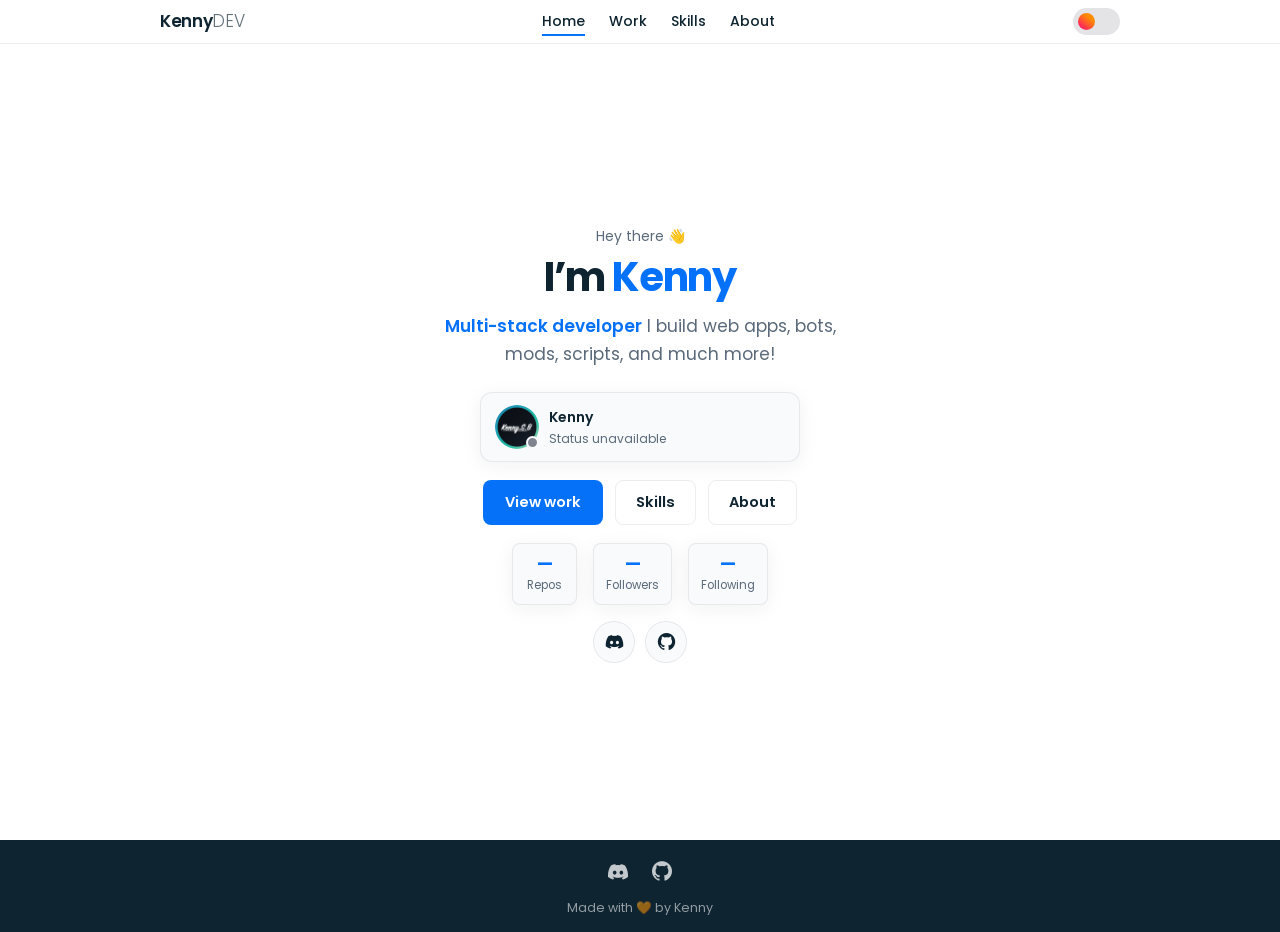
<file: index.html>
<!DOCTYPE html>
<html lang="en">
<head>
  <meta charset="UTF-8" />
  <meta name="viewport" content="width=device-width, initial-scale=1.0" />
  <title>Kenny | DEV</title>
  <meta property="og:title" content="Hey! I'm Kenny 👋" />
  <meta property="og:site_name" content="KennyDEV" />
  <meta property="og:url" content="https://kenny.is-a.dev" />
  <meta property="og:description" content="Frontend developer & more. Building clean, functional interfaces." />
  <meta property="og:image" content="https://kenny.is-a.dev/assets/images/kenny-profile.png" />
  <meta name="theme-color" content="#0571f8" />
  <link rel="shortcut icon" href="assets/images/favicon.ico" type="image/x-icon">
  <link rel="preconnect" href="https://fonts.googleapis.com" />
  <link rel="preconnect" href="https://fonts.gstatic.com" crossorigin />
  <link href="https://fonts.googleapis.com/css2?family=Poppins:wght@300;400;500;600;700&display=swap" rel="stylesheet" />
  <link rel="stylesheet" href="assets/css/styles.css" />
  <link rel="stylesheet" href="https://unpkg.com/boxicons@2.1.4/css/boxicons.min.css" />
  <script defer src="main.js"></script>
</head>
<body>
  <header class="header">
    <nav class="nav bd-grid">
      <a href="index.html" class="header__logo" aria-label="Home">
        Kenny<span class="header__logo--light">DEV</span>
      </a>
      <div class="nav__menu" id="nav-menu">
        <ul class="nav__list">
          <li class="nav__item"><a href="index.html" class="nav__link">Home</a></li>
          <li class="nav__item"><a href="work.html" class="nav__link">Work</a></li>
          <li class="nav__item"><a href="skills.html" class="nav__link">Skills</a></li>
          <li class="nav__item"><a href="about.html" class="nav__link">About</a></li>
        </ul>
      </div>
      <div class="nav__actions">
        <label class="theme-switcher" title="Toggle theme">
          <input type="checkbox" id="theme-toggle" aria-label="Toggle dark mode">
          <span class="slider"></span>
        </label>
        <button class="menu-btn" aria-label="Navigation menu" aria-expanded="false">
          <span class="menu-btn__icon"></span>
        </button>
      </div>
    </nav>
  </header>

  <main>
    <section class="hero hero--centered bd-grid" id="home">
      <div class="hero-content">
        <p class="hero-eyebrow">Hey there <span class="wave">👋</span></p>
        <h1 class="hero-title">
          I’m <span class="text-primary">Kenny</span>
        </h1>
        <p class="hero-subtitle">
          <span class="text-primary text-primary--bold">Multi-stack developer</span>
          I build web apps, bots, mods, scripts, and much more!
        </p>

        <!-- Live Discord status -->
        <div id="status-badge" class="status-badge" aria-live="polite">
          <div class="status-card">
            <div class="status-header">
              <div class="status-avatar-wrap">
                <div class="status-avatar" style="background:var(--border)"></div>
                <span class="status-dot" style="background:#80848e"></span>
              </div>
              <div class="status-info">
                <span class="status-name">Loading…</span>
                <span class="status-presence">Fetching status</span>
              </div>
            </div>
          </div>
        </div>

        <div class="hero-cta">
          <a href="work.html" class="primary-button">View work</a>
          <a href="skills.html" class="secondary-button">Skills</a>
          <a href="about.html" class="secondary-button">About</a>
        </div>

        <!-- GitHub stats -->
        <div id="github-stats" class="github-stats" aria-live="polite">
          <div class="gh-stat"><span class="gh-num">—</span><span class="gh-label">Repos</span></div>
          <div class="gh-stat"><span class="gh-num">—</span><span class="gh-label">Followers</span></div>
          <div class="gh-stat"><span class="gh-num">—</span><span class="gh-label">Following</span></div>
        </div>

        <div class="hero-social">
          <a href="https://discord.com/users/681811851428102145" target="_blank" rel="noopener noreferrer" aria-label="Discord">
            <i class="bx bxl-discord-alt"></i>
          </a>
          <a href="https://github.com/KennySB-dev" target="_blank" rel="noopener noreferrer" aria-label="GitHub">
            <i class="bx bxl-github"></i>
          </a>
        </div>
      </div>
    </section>
  </main>

  <footer class="footer footer--compact">
    <div class="footer-content bd-grid">
      <div class="footer-socials">
        <a href="https://discord.com/users/681811851428102145" target="_blank" rel="noopener noreferrer" aria-label="Discord" class="social-btn social-btn--discord">
          <i class="bx bxl-discord-alt"></i>
        </a>
        <a href="https://github.com/KennySB-dev" target="_blank" rel="noopener noreferrer" aria-label="GitHub" class="social-btn social-btn--github">
          <i class="bx bxl-github"></i>
        </a>
      </div>
      <p class="footer-description">Made with 🧡 by Kenny</p>
    </div>
  </footer>
</body>
</html>
</file>
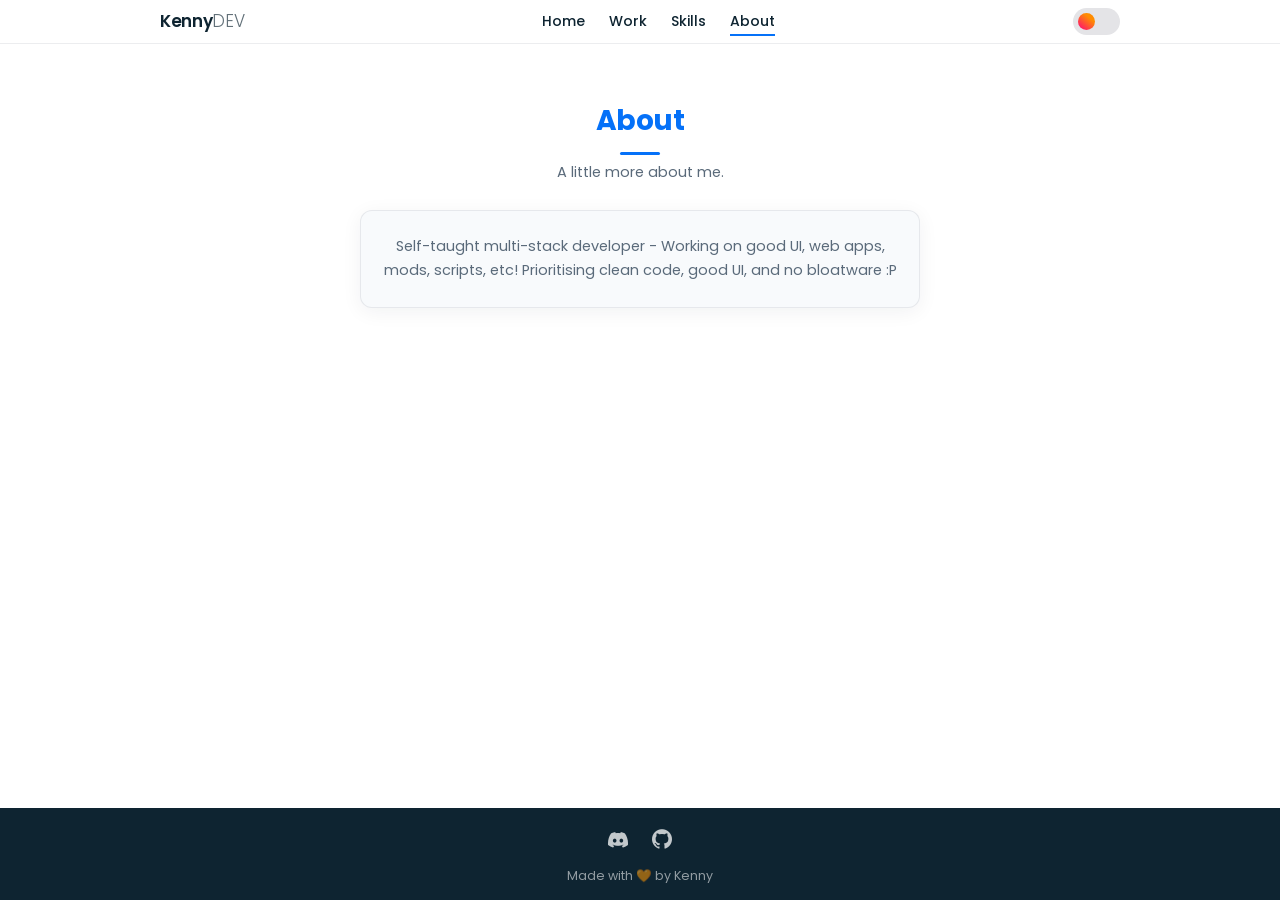
<file: about.html>
<!DOCTYPE html>
<html lang="en">
<head>
  <meta charset="UTF-8" />
  <meta name="viewport" content="width=device-width, initial-scale=1.0" />
  <title>About · KennyDEV</title>
  <meta name="description" content="About Kenny Bugeja" />
  <meta name="theme-color" content="#0571f8" />
  <link rel="shortcut icon" href="assets/images/favicon.ico" type="image/x-icon">
  <link rel="preconnect" href="https://fonts.googleapis.com" />
  <link rel="preconnect" href="https://fonts.gstatic.com" crossorigin />
  <link href="https://fonts.googleapis.com/css2?family=Poppins:wght@300;400;500;600;700&display=swap" rel="stylesheet" />
  <link rel="stylesheet" href="assets/css/styles.css" />
  <link rel="stylesheet" href="https://unpkg.com/boxicons@2.1.4/css/boxicons.min.css" />
  <script defer src="main.js"></script>
</head>
<body>
  <header class="header">
    <nav class="nav bd-grid">
      <a href="index.html" class="header__logo" aria-label="Home">
        Kenny<span class="header__logo--light">DEV</span>
      </a>
      <div class="nav__menu" id="nav-menu">
        <ul class="nav__list">
          <li class="nav__item"><a href="index.html" class="nav__link">Home</a></li>
          <li class="nav__item"><a href="work.html" class="nav__link">Work</a></li>
          <li class="nav__item"><a href="skills.html" class="nav__link">Skills</a></li>
          <li class="nav__item"><a href="about.html" class="nav__link">About</a></li>
        </ul>
      </div>
      <div class="nav__actions">
        <label class="theme-switcher" title="Toggle theme">
          <input type="checkbox" id="theme-toggle" aria-label="Toggle dark mode">
          <span class="slider"></span>
        </label>
        <button class="menu-btn" aria-label="Navigation menu" aria-expanded="false">
          <span class="menu-btn__icon"></span>
        </button>
      </div>
    </nav>
  </header>

  <main>
    <div class="page-hero bd-grid">
      <h1 class="section-title">About</h1>
      <p class="section-lead">A little more about me.</p>
    </div>

    <section class="section" style="padding-top: 1rem;">
      <div class="about__container bd-grid">
        <div class="about-card">
          <p class="about__text">
            Self-taught multi-stack developer - Working on good UI, web apps, mods, scripts, etc!
            Prioritising clean code, good UI, and no bloatware :P
          </p>
        </div>
      </div>
    </section>
  </main>

  <footer class="footer footer--compact">
    <div class="footer-content bd-grid">
      <div class="footer-socials">
        <a href="https://discord.com/users/681811851428102145" target="_blank" rel="noopener noreferrer" aria-label="Discord" class="social-btn social-btn--discord">
          <i class="bx bxl-discord-alt"></i>
        </a>
        <a href="https://github.com/KennySB-dev" target="_blank" rel="noopener noreferrer" aria-label="GitHub" class="social-btn social-btn--github">
          <i class="bx bxl-github"></i>
        </a>
      </div>
      <p class="footer-description">Made with 🧡 by Kenny</p>
    </div>
  </footer>
</body>
</html>
</file>
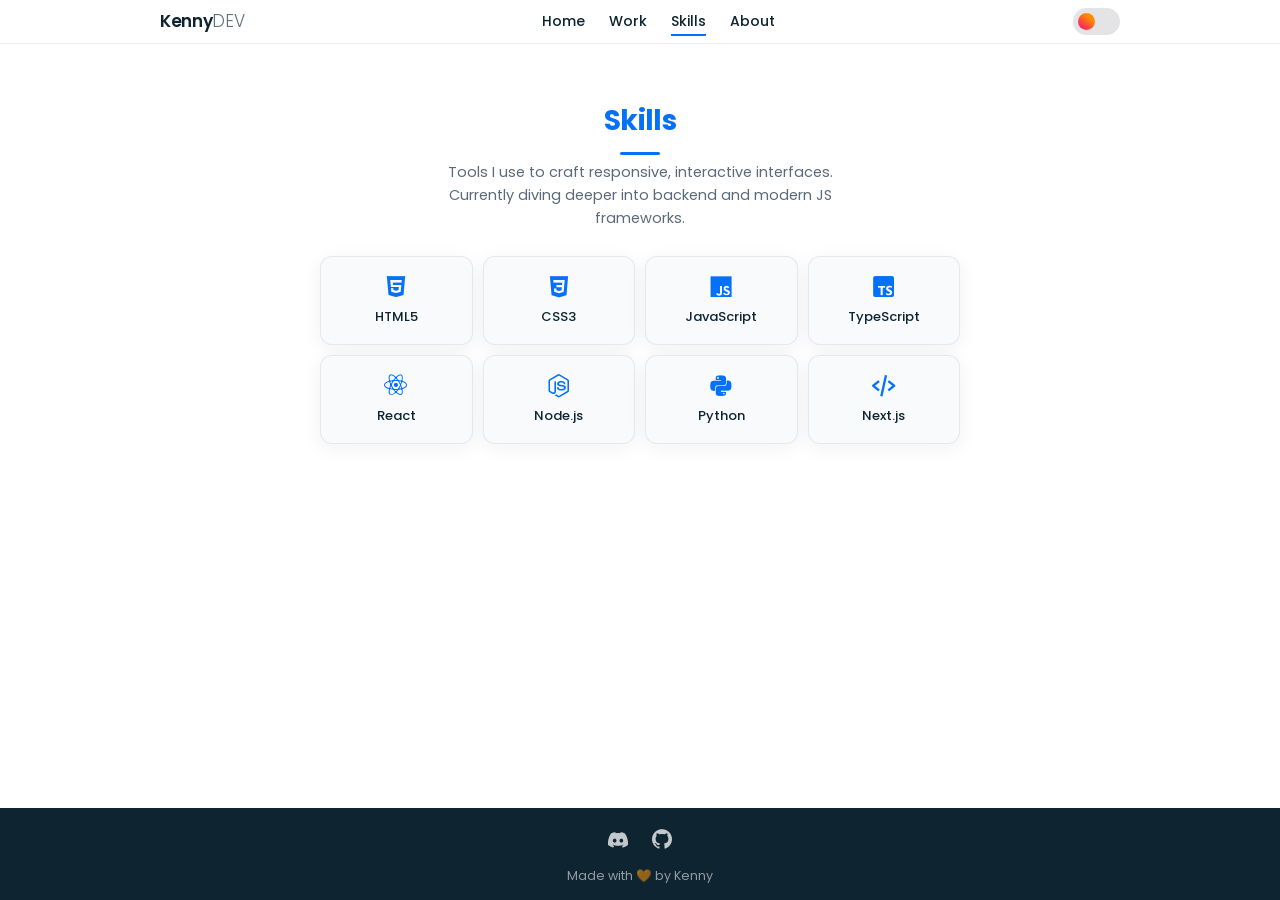
<file: skills.html>
<!DOCTYPE html>
<html lang="en">
<head>
  <meta charset="UTF-8" />
  <meta name="viewport" content="width=device-width, initial-scale=1.0" />
  <title>Skills · KennyDEV</title>
  <meta name="description" content="Skills & tools used by Kenny Bugeja" />
  <meta name="theme-color" content="#0571f8" />
  <link rel="shortcut icon" href="assets/images/favicon.ico" type="image/x-icon">
  <link rel="preconnect" href="https://fonts.googleapis.com" />
  <link rel="preconnect" href="https://fonts.gstatic.com" crossorigin />
  <link href="https://fonts.googleapis.com/css2?family=Poppins:wght@300;400;500;600;700&display=swap" rel="stylesheet" />
  <link rel="stylesheet" href="assets/css/styles.css" />
  <link rel="stylesheet" href="https://unpkg.com/boxicons@2.1.4/css/boxicons.min.css" />
  <script defer src="main.js"></script>
</head>
<body>
  <header class="header">
    <nav class="nav bd-grid">
      <a href="index.html" class="header__logo" aria-label="Home">
        Kenny<span class="header__logo--light">DEV</span>
      </a>
      <div class="nav__menu" id="nav-menu">
        <ul class="nav__list">
          <li class="nav__item"><a href="index.html" class="nav__link">Home</a></li>
          <li class="nav__item"><a href="work.html" class="nav__link">Work</a></li>
          <li class="nav__item"><a href="skills.html" class="nav__link">Skills</a></li>
          <li class="nav__item"><a href="about.html" class="nav__link">About</a></li>
        </ul>
      </div>
      <div class="nav__actions">
        <label class="theme-switcher" title="Toggle theme">
          <input type="checkbox" id="theme-toggle" aria-label="Toggle dark mode">
          <span class="slider"></span>
        </label>
        <button class="menu-btn" aria-label="Navigation menu" aria-expanded="false">
          <span class="menu-btn__icon"></span>
        </button>
      </div>
    </nav>
  </header>

  <main>
    <div class="page-hero bd-grid">
      <h1 class="section-title">Skills</h1>
      <p class="section-lead">
        Tools I use to craft responsive, interactive interfaces. Currently diving deeper into backend and modern JS frameworks.
      </p>
    </div>

    <section class="section" style="padding-top: 1rem;">
      <div class="skills-grid bd-grid">
        <div class="skill-chip">
          <i class="bx bxl-html5"></i>
          <span>HTML5</span>
        </div>
        <div class="skill-chip">
          <i class="bx bxl-css3"></i>
          <span>CSS3</span>
        </div>
        <div class="skill-chip">
          <i class="bx bxl-javascript"></i>
          <span>JavaScript</span>
        </div>
        <div class="skill-chip">
          <i class="bx bxl-typescript"></i>
          <span>TypeScript</span>
        </div>
        <div class="skill-chip">
          <i class="bx bxl-react"></i>
          <span>React</span>
        </div>
        <div class="skill-chip">
          <i class="bx bxl-nodejs"></i>
          <span>Node.js</span>
        </div>
        <div class="skill-chip">
          <i class="bx bxl-python"></i>
          <span>Python</span>
        </div>
        <div class="skill-chip">
          <i class="bx bx-code-alt"></i>
          <span>Next.js</span>
        </div>
      </div>
    </section>
  </main>

  <footer class="footer footer--compact">
    <div class="footer-content bd-grid">
      <div class="footer-socials">
        <a href="https://discord.com/users/681811851428102145" target="_blank" rel="noopener noreferrer" aria-label="Discord" class="social-btn social-btn--discord">
          <i class="bx bxl-discord-alt"></i>
        </a>
        <a href="https://github.com/KennySB-dev" target="_blank" rel="noopener noreferrer" aria-label="GitHub" class="social-btn social-btn--github">
          <i class="bx bxl-github"></i>
        </a>
      </div>
      <p class="footer-description">Made with 🧡 by Kenny</p>
    </div>
  </footer>
</body>
</html>
</file>
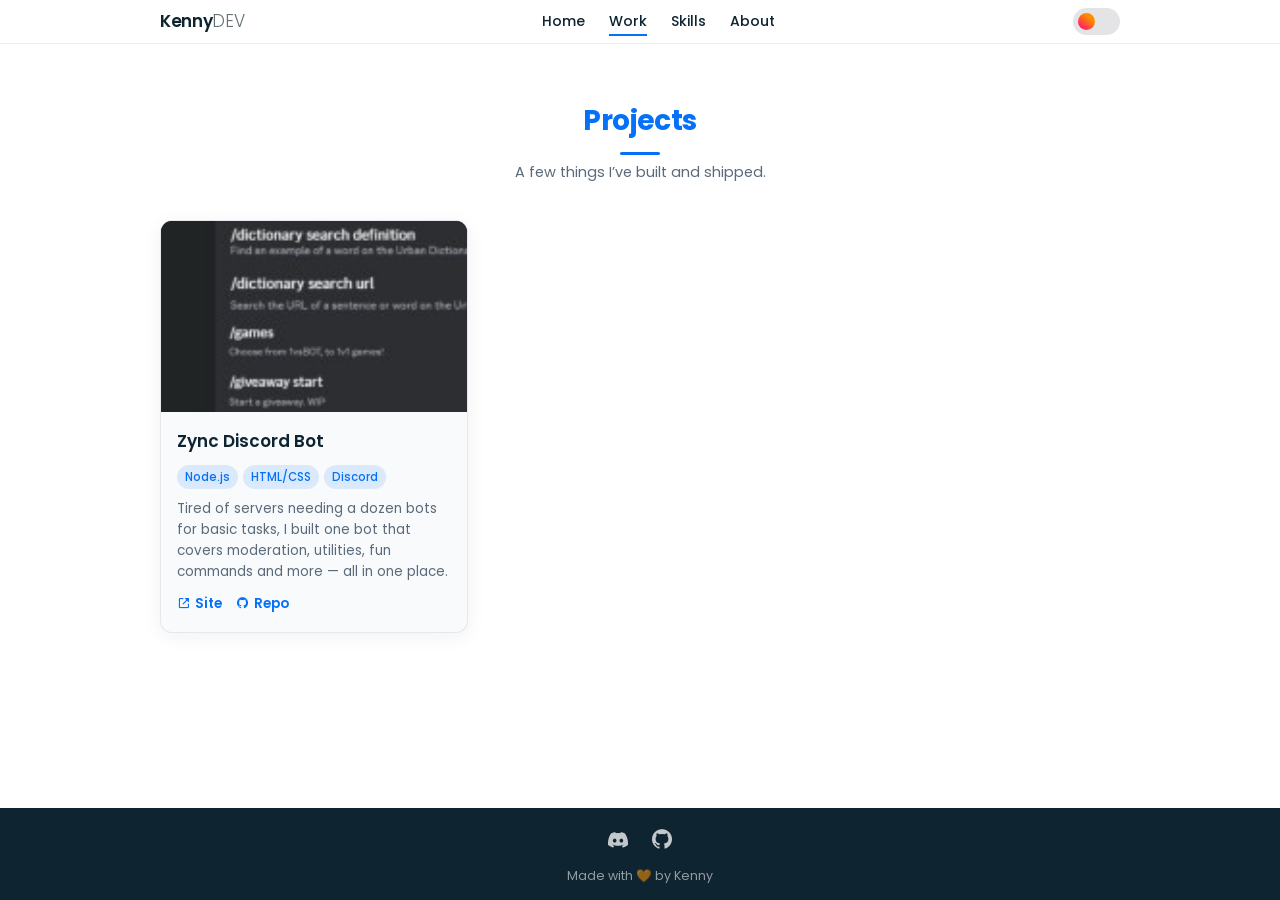
<file: work.html>
<!DOCTYPE html>
<html lang="en">
<head>
  <meta charset="UTF-8" />
  <meta name="viewport" content="width=device-width, initial-scale=1.0" />
  <title>Work · KennyDEV</title>
  <meta name="description" content="Projects by Kenny Bugeja" />
  <meta name="theme-color" content="#0571f8" />
  <link rel="shortcut icon" href="assets/images/favicon.ico" type="image/x-icon">
  <link rel="preconnect" href="https://fonts.googleapis.com" />
  <link rel="preconnect" href="https://fonts.gstatic.com" crossorigin />
  <link href="https://fonts.googleapis.com/css2?family=Poppins:wght@300;400;500;600;700&display=swap" rel="stylesheet" />
  <link rel="stylesheet" href="assets/css/styles.css" />
  <link rel="stylesheet" href="https://unpkg.com/boxicons@2.1.4/css/boxicons.min.css" />
  <script defer src="main.js"></script>
</head>
<body>
  <header class="header">
    <nav class="nav bd-grid">
      <a href="index.html" class="header__logo" aria-label="Home">
        Kenny<span class="header__logo--light">DEV</span>
      </a>
      <div class="nav__menu" id="nav-menu">
        <ul class="nav__list">
          <li class="nav__item"><a href="index.html" class="nav__link">Home</a></li>
          <li class="nav__item"><a href="work.html" class="nav__link">Work</a></li>
          <li class="nav__item"><a href="skills.html" class="nav__link">Skills</a></li>
          <li class="nav__item"><a href="about.html" class="nav__link">About</a></li>
        </ul>
      </div>
      <div class="nav__actions">
        <label class="theme-switcher" title="Toggle theme">
          <input type="checkbox" id="theme-toggle" aria-label="Toggle dark mode">
          <span class="slider"></span>
        </label>
        <button class="menu-btn" aria-label="Navigation menu" aria-expanded="false">
          <span class="menu-btn__icon"></span>
        </button>
      </div>
    </nav>
  </header>

  <main>
    <div class="page-hero bd-grid">
      <h1 class="section-title">Projects</h1>
      <p class="section-lead">A few things I’ve built and shipped.</p>
    </div>

    <section class="section" style="padding-top: 2rem;">
      <div class="project-container bd-grid">
        <article class="project-card">
          <div class="project-picture">
            <img src="./assets/images/zync-web.png" alt="Zync Discord Bot dashboard" />
          </div>
          <div class="project-body">
            <h2 class="project-card__title">Zync Discord Bot</h2>
            <div class="project-tags">
              <span>Node.js</span>
              <span>HTML/CSS</span>
              <span>Discord</span>
            </div>
            <p class="project-description__text">
              Tired of servers needing a dozen bots for basic tasks, I built one bot that covers moderation, utilities, fun commands and more — all in one place.
            </p>
            <div class="project-links">
              <a href="https://zync.kennysb.xyz" target="_blank" rel="noopener noreferrer" class="project-links__anchor">
                <i class="bx bx-link-external"></i> Site
              </a>
              <a href="https://github.com/KennySB-dev/zync" target="_blank" rel="noopener noreferrer" class="project-links__anchor">
                <i class="bx bxl-github"></i> Repo
              </a>
            </div>
          </div>
        </article>
      </div>
    </section>
  </main>

  <footer class="footer footer--compact">
    <div class="footer-content bd-grid">
      <div class="footer-socials">
        <a href="https://discord.com/users/681811851428102145" target="_blank" rel="noopener noreferrer" aria-label="Discord" class="social-btn social-btn--discord">
          <i class="bx bxl-discord-alt"></i>
        </a>
        <a href="https://github.com/KennySB-dev" target="_blank" rel="noopener noreferrer" aria-label="GitHub" class="social-btn social-btn--github">
          <i class="bx bxl-github"></i>
        </a>
      </div>
      <p class="footer-description">Made with 🧡 by Kenny</p>
    </div>
  </footer>
</body>
</html>
</file>
<file: assets/css/styles.css>
/* ========================================
   KennyDEV — Clean multi-page portfolio
   ======================================== */

:root {
  --primary: #0571f8;
  --primary-hover: #0460d4;
  --primary-soft: rgba(5, 113, 248, 0.12);
  --bg: #ffffff;
  --bg-elevated: #f8fafc;
  --text: #0e2431;
  --text-muted: #5a6a7a;
  --border: rgba(14, 36, 49, 0.08);
  --header-bg: rgba(255, 255, 255, 0.88);
  --footer-bg: #0e2431;
  --card-shadow: 0 4px 20px rgba(14, 36, 49, 0.06);
  --card-shadow-hover: 0 10px 32px rgba(14, 36, 49, 0.1);
  --radius: 12px;
  --radius-sm: 8px;
  --header-h: 4.4rem;
  --transition: 0.22s cubic-bezier(0.4, 0, 0.2, 1);
  --font: "Poppins", system-ui, -apple-system, sans-serif;
  --max: 960px;
}

[data-theme="dark"] {
  --primary: #6a8ef9;
  --primary-hover: #8aa6fb;
  --primary-soft: rgba(106, 142, 249, 0.15);
  --bg: #0c0f14;
  --bg-elevated: #141922;
  --text: #f0f4f8;
  --text-muted: #94a3b8;
  --border: rgba(255, 255, 255, 0.08);
  --header-bg: rgba(12, 15, 20, 0.88);
  --footer-bg: #06080c;
  --card-shadow: 0 4px 20px rgba(0, 0, 0, 0.3);
  --card-shadow-hover: 0 10px 32px rgba(0, 0, 0, 0.45);
}

*, *::before, *::after { box-sizing: border-box; }

html {
  font-size: 62.5%;
  scroll-behavior: smooth;
  -webkit-text-size-adjust: 100%;
  text-size-adjust: 100%;
}

body {
  margin: 0;
  font-family: var(--font);
  font-size: 1.55rem;
  line-height: 1.6;
  color: var(--text);
  background: var(--bg);
  transition: background-color var(--transition), color var(--transition);
  overflow-x: hidden;
  min-height: 100dvh;
  display: flex;
  flex-direction: column;
}

h1, h2, h3, p, figure, ul { margin: 0; padding: 0; }
ul { list-style: none; }
a { text-decoration: none; color: inherit; transition: color var(--transition); }
img { max-width: 100%; height: auto; display: block; }

::-webkit-scrollbar { width: 6px; }
::-webkit-scrollbar-track { background: transparent; }
::-webkit-scrollbar-thumb { background: var(--primary); border-radius: 3px; }

.no-scroll { overflow: hidden; }

.bd-grid {
  width: min(100% - 2.4rem, var(--max));
  margin-inline: auto;
}

/* ========== HEADER ========== */
.header {
  position: fixed;
  top: 0; left: 0; width: 100%;
  height: var(--header-h);
  z-index: 100;
  background: var(--header-bg);
  backdrop-filter: blur(14px);
  -webkit-backdrop-filter: blur(14px);
  border-bottom: 1px solid var(--border);
}

.nav {
  display: flex;
  align-items: center;
  justify-content: space-between;
  height: 100%;
  gap: 1rem;
}

.header__logo {
  font-size: 1.7rem;
  font-weight: 600;
  letter-spacing: -0.02em;
  color: var(--text);
  flex-shrink: 0;
}

.header__logo--light { font-weight: 300; opacity: 0.65; }

.nav__actions {
  display: flex;
  align-items: center;
  gap: 1rem;
  flex-shrink: 0;
}

.menu-btn {
  position: relative;
  width: 30px; height: 26px;
  background: none; border: none; cursor: pointer; padding: 0;
  display: flex; align-items: center; justify-content: center;
}

.menu-btn__icon,
.menu-btn__icon::before,
.menu-btn__icon::after {
  position: absolute;
  width: 20px; height: 2px;
  background: var(--text);
  border-radius: 2px;
  transition: all 0.28s ease;
}
.menu-btn__icon::before, .menu-btn__icon::after { content: ""; left: 0; }
.menu-btn__icon::before { transform: translateY(-6px); }
.menu-btn__icon::after { transform: translateY(6px); }
.menu-btn.open .menu-btn__icon { background: transparent; }
.menu-btn.open .menu-btn__icon::before { transform: rotate(45deg); }
.menu-btn.open .menu-btn__icon::after { transform: rotate(-45deg); }

.nav__menu {
  position: fixed;
  top: var(--header-h);
  right: 0;
  width: min(78%, 300px);
  height: calc(100dvh - var(--header-h));
  padding: 2.4rem 2rem;
  background: var(--bg-elevated);
  border-left: 1px solid var(--border);
  transform: translateX(100%);
  transition: transform 0.28s ease;
  z-index: 99;
}
.nav__menu.show { transform: translateX(0); }
.nav__item { margin-bottom: 1.6rem; }
.nav__link {
  position: relative;
  font-size: 1.5rem;
  font-weight: 500;
  color: var(--text);
  padding: 0.3rem 0;
  display: inline-block;
}
.nav__link::after {
  content: "";
  position: absolute;
  left: 0; bottom: 0;
  width: 0; height: 2px;
  background: var(--primary);
  transition: width 0.22s ease;
}
.nav__link:hover::after,
.nav__link.active::after { width: 100%; }

/* Theme switcher */
.theme-switcher {
  --w: 3em; --h: 1.7em; --icon: 1.15em; --offset: 0.26em;
  position: relative; display: block;
  width: var(--w); height: var(--h); cursor: pointer;
}
.theme-switcher input { opacity: 0; width: 0; height: 0; }
.slider {
  position: absolute; inset: 0;
  background: #e4e4e7; border-radius: 999px; transition: 0.3s;
}
.slider::before {
  content: "";
  position: absolute;
  height: var(--icon); width: var(--icon);
  left: var(--offset); top: 50%;
  transform: translateY(-50%);
  border-radius: 50%;
  background: linear-gradient(40deg, #ff0080, #ff8c00 70%);
  transition: 0.3s;
}
input:checked + .slider { background: #303136; }
input:checked + .slider::before {
  left: calc(100% - (var(--icon) + var(--offset)));
  background: #303136;
  box-shadow: inset -3px -2px 5px -2px #8983f7, inset -10px -4px 0 0 #a3dafb;
}

/* ========== MAIN ========== */
main {
  flex: 1;
  padding-top: var(--header-h);
  width: 100%;
}

/* ========== HERO (centered, no image) ========== */
.hero {
  min-height: calc(100dvh - var(--header-h) - 7rem);
  display: flex;
  align-items: center;
  justify-content: center;
  padding: 3.2rem 0 2.4rem;
}

.hero--centered .hero-content {
  text-align: center;
  max-width: 52rem;
  margin-inline: auto;
  display: flex;
  flex-direction: column;
  align-items: center;
}

.hero-eyebrow {
  font-size: 1.4rem;
  color: var(--text-muted);
  margin-bottom: 0.6rem;
}

.wave {
  display: inline-block;
  animation: wave-anim 2.5s infinite;
  transform-origin: 70% 70%;
}
@keyframes wave-anim {
  0%, 60%, 100% { transform: rotate(0deg); }
  10%, 30% { transform: rotate(14deg); }
  20% { transform: rotate(-8deg); }
  40% { transform: rotate(-4deg); }
  50% { transform: rotate(10deg); }
}

.hero-title {
  font-size: clamp(2.6rem, 5.5vw, 4rem);
  font-weight: 700;
  line-height: 1.15;
  letter-spacing: -0.03em;
  margin-bottom: 1.2rem;
}

.hero-subtitle {
  font-size: clamp(1.45rem, 2.2vw, 1.7rem);
  color: var(--text-muted);
  max-width: 40ch;
  margin-bottom: 2rem;
  line-height: 1.65;
}

.text-primary { color: var(--primary); }
.text-primary--bold { font-weight: 600; }

.hero-cta {
  display: flex;
  flex-wrap: wrap;
  justify-content: center;
  gap: 1.2rem;
  margin-bottom: 2rem;
}

.primary-button {
  display: inline-flex;
  align-items: center;
  justify-content: center;
  padding: 1rem 2.2rem;
  font-size: 1.45rem;
  font-weight: 600;
  color: #fff;
  background: var(--primary);
  border-radius: var(--radius-sm);
  border: none;
  cursor: pointer;
  transition: background var(--transition), box-shadow var(--transition), transform var(--transition);
}
.primary-button:hover {
  background: var(--primary-hover);
  box-shadow: 0 6px 20px rgba(5, 113, 248, 0.28);
  transform: translateY(-1px);
}

/* ========== STATUS BADGE ========== */
.status-badge {
  margin-top: 0.4rem;
  width: 100%;
  max-width: 320px;
  opacity: 0;
  transform: translateY(6px);
  transition: opacity 0.35s ease, transform 0.35s ease;
  margin-bottom: 1.8rem;
}
.status-badge.loaded { opacity: 1; transform: translateY(0); }

.status-card {
  background: var(--bg-elevated);
  border: 1px solid var(--border);
  border-radius: var(--radius);
  padding: 1.2rem 1.4rem;
  box-shadow: var(--card-shadow);
  display: flex;
  flex-direction: column;
  gap: 1rem;
  text-align: left;
}

.status-header { display: flex; align-items: center; gap: 1rem; }
.status-avatar-wrap { position: relative; flex-shrink: 0; }
.status-avatar {
  width: 44px; height: 44px;
  border-radius: 50%;
  object-fit: cover;
  background: var(--border);
}
.status-dot {
  position: absolute; bottom: 0; right: 0;
  width: 13px; height: 13px;
  border-radius: 50%;
  border: 2.5px solid var(--bg-elevated);
}
.status-info { display: flex; flex-direction: column; gap: 0.1rem; min-width: 0; }
.status-name {
  font-weight: 600; font-size: 1.4rem;
  white-space: nowrap; overflow: hidden; text-overflow: ellipsis;
}
.status-presence { font-size: 1.2rem; color: var(--text-muted); }

.status-activity {
  display: flex; align-items: center; gap: 0.9rem;
  padding-top: 0.3rem;
  border-top: 1px solid var(--border);
}
.status-album {
  width: 42px; height: 42px;
  border-radius: 6px; object-fit: cover; flex-shrink: 0;
}
.status-activity-icon {
  width: 42px; height: 42px;
  border-radius: 6px;
  background: var(--primary-soft);
  color: var(--primary);
  display: flex; align-items: center; justify-content: center;
  font-size: 2rem; flex-shrink: 0;
}
.status-activity-text {
  display: flex; flex-direction: column; gap: 0.1rem;
  min-width: 0; font-size: 1.25rem;
}
.status-activity-text strong {
  white-space: nowrap; overflow: hidden; text-overflow: ellipsis; font-weight: 600;
}
.status-activity-type {
  font-size: 1.1rem; color: var(--text-muted);
  display: flex; align-items: center; gap: 0.3rem;
}
.status-muted {
  color: var(--text-muted); font-size: 1.2rem;
  white-space: nowrap; overflow: hidden; text-overflow: ellipsis;
}
.status-idle-msg { font-size: 1.25rem; color: var(--text-muted); margin: 0; }

/* ========== GITHUB STATS ========== */
.github-stats {
  display: flex;
  flex-wrap: wrap;
  justify-content: center;
  gap: 0.8rem 1.6rem;
  margin: 0.4rem 0 1.6rem;
}

.gh-stat {
  display: flex;
  flex-direction: column;
  align-items: center;
  min-width: 6.5rem;
  padding: 0.9rem 1.2rem;
  background: var(--bg-elevated);
  border: 1px solid var(--border);
  border-radius: var(--radius-sm);
  box-shadow: var(--card-shadow);
}

.gh-num {
  font-size: 1.8rem;
  font-weight: 700;
  color: var(--primary);
  line-height: 1.2;
}

.gh-label {
  font-size: 1.15rem;
  color: var(--text-muted);
  margin-top: 0.15rem;
}

/* ========== SECTIONS / PAGES ========== */
.page-hero {
  padding: 5.5rem 0 1.6rem;
  text-align: center;
}
.page-hero .section-title { margin-bottom: 0.6rem; }
.page-hero .section-lead { margin-bottom: 0; }

.section { padding: 2rem 0 3.2rem; }

.section-title {
  font-size: clamp(2.2rem, 4vw, 2.8rem);
  font-weight: 700;
  color: var(--primary);
  text-align: center;
  letter-spacing: -0.02em;
}
.section-title::after {
  content: "";
  display: block;
  width: 40px; height: 3px;
  background: var(--primary);
  margin: 0.8rem auto 0;
  border-radius: 2px;
}

.section-lead {
  text-align: center;
  color: var(--text-muted);
  max-width: 44ch;
  margin: 0 auto 2.4rem;
  font-size: 1.45rem;
}

/* Projects */
.project-container {
  display: grid;
  grid-template-columns: 1fr;
  gap: 1.8rem;
  justify-content: center;
}

.project-card {
  background: var(--bg-elevated);
  border: 1px solid var(--border);
  border-radius: var(--radius);
  overflow: hidden;
  box-shadow: var(--card-shadow);
  transition: transform var(--transition), box-shadow var(--transition);
  display: flex;
  flex-direction: column;
  max-width: 420px;
  margin-inline: auto;
  width: 100%;
}
.project-card:hover {
  transform: translateY(-3px);
  box-shadow: var(--card-shadow-hover);
}

.project-picture {
  background: #0e2431;
  aspect-ratio: 16 / 10;
  overflow: hidden;
}
.project-picture img {
  width: 100%; height: 100%;
  object-fit: cover;
  transition: transform 0.35s ease;
}
.project-card:hover .project-picture img { transform: scale(1.03); }

.project-body {
  padding: 1.6rem 1.6rem 1.8rem;
  display: flex;
  flex-direction: column;
  gap: 1rem;
  flex: 1;
}

.project-card__title {
  font-size: 1.7rem;
  font-weight: 600;
}

.project-tags { display: flex; flex-wrap: wrap; gap: 0.5rem; }
.project-tags span {
  font-size: 1.15rem;
  font-weight: 500;
  padding: 0.25rem 0.8rem;
  border-radius: 999px;
  background: var(--primary-soft);
  color: var(--primary);
}

.project-description__text {
  font-size: 1.35rem;
  color: var(--text-muted);
  line-height: 1.55;
  flex: 1;
}

.project-links { display: flex; gap: 1.4rem; }
.project-links__anchor {
  display: inline-flex;
  align-items: center;
  gap: 0.4rem;
  font-size: 1.35rem;
  font-weight: 600;
  color: var(--primary);
}
.project-links__anchor:hover { color: var(--primary-hover); }

/* Skills */
.skills-grid {
  display: grid;
  grid-template-columns: repeat(auto-fill, minmax(120px, 1fr));
  gap: 1rem;
  max-width: 640px;
  margin-inline: auto;
}

.skill-chip {
  display: flex;
  flex-direction: column;
  align-items: center;
  justify-content: center;
  gap: 0.6rem;
  padding: 1.6rem 1rem;
  background: var(--bg-elevated);
  border: 1px solid var(--border);
  border-radius: var(--radius);
  box-shadow: var(--card-shadow);
  transition: transform var(--transition), border-color var(--transition);
  font-weight: 500;
  font-size: 1.3rem;
}
.skill-chip i { font-size: 2.8rem; color: var(--primary); }
.skill-chip:hover {
  transform: translateY(-2px);
  border-color: var(--primary);
}

/* About */
.about__container { max-width: 560px; margin-inline: auto; }
.about-card {
  background: var(--bg-elevated);
  border: 1px solid var(--border);
  border-radius: var(--radius);
  padding: 2.4rem 2rem;
  box-shadow: var(--card-shadow);
  text-align: center;
}
.about__subtitle {
  font-size: 1.85rem;
  font-weight: 600;
  margin-bottom: 1.2rem;
}
.about__text {
  color: var(--text-muted);
  font-size: 1.45rem;
  line-height: 1.65;
  margin-bottom: 1rem;
}
.about__text:last-child { margin-bottom: 0; }

/* ========== FOOTER (compact + alyosha-style icons) ========== */
.footer {
  margin-top: auto;
  background: var(--footer-bg);
  color: #fff;
  text-align: center;
}

.footer--compact {
  padding: 1.6rem 0 1.4rem;
}

.footer-content {
  display: flex;
  flex-direction: column;
  align-items: center;
  gap: 1rem;
}

.footer-socials {
  display: flex;
  flex-wrap: wrap;
  justify-content: center;
  gap: 1.2rem;
}

/* Alyosha-inspired large social icons */
.social-btn {
  display: flex;
  align-items: center;
  justify-content: center;
  width: 3.2rem;
  height: 3.2rem;
  font-size: 2.4rem;
  color: rgba(255, 255, 255, 0.75);
  transition: transform 0.3s ease, color 0.3s ease;
  border-radius: 0.4rem;
}
.social-btn:hover {
  transform: scale(1.2);
  color: #fff;
}
.social-btn--discord:hover { color: #5865F2; }
.social-btn--github:hover { color: #fff; }

.footer-description {
  font-size: 1.25rem;
  opacity: 0.55;
  margin: 0;
}

/* ========== RESPONSIVE ========== */
@media (min-width: 55em) {
  .menu-btn { display: none; }
  .nav__menu {
    position: static;
    width: auto; height: auto;
    padding: 0;
    background: transparent;
    border: none;
    transform: none;
  }
  .nav__list { display: flex; gap: 2.4rem; }
  .nav__item { margin: 0; }
  .nav__link { font-size: 1.4rem; }

  .hero { min-height: calc(100dvh - var(--header-h) - 6rem); }
  .project-container {
    grid-template-columns: repeat(auto-fill, minmax(300px, 1fr));
  }
  .project-card { max-width: none; }
  .skills-grid { grid-template-columns: repeat(4, 1fr); }
}

@media (min-width: 65em) {
  .bd-grid { width: min(100% - 3.2rem, var(--max)); }
}

/* Prevent zoom/layout issues on mobile */
@media (max-width: 360px) {
  .github-stats { gap: 0.6rem; }
  .gh-stat { min-width: 5.5rem; padding: 0.7rem 0.8rem; }
  .hero-title { font-size: 2.4rem; }
}

@media (prefers-reduced-motion: reduce) {
  *, *::before, *::after {
    animation-duration: 0.01ms !important;
    transition-duration: 0.01ms !important;
  }
}

/* Secondary page buttons + hero socials */
.secondary-button {
  display: inline-flex;
  align-items: center;
  justify-content: center;
  padding: 1rem 2rem;
  font-size: 1.45rem;
  font-weight: 600;
  color: var(--text);
  background: transparent;
  border: 1.5px solid var(--border);
  border-radius: var(--radius-sm);
  cursor: pointer;
  transition: border-color var(--transition), color var(--transition), background var(--transition), transform var(--transition);
}
.secondary-button:hover {
  border-color: var(--primary);
  color: var(--primary);
  background: var(--primary-soft);
  transform: translateY(-1px);
}

.hero-cta {
  margin-bottom: 1.4rem;
}

.hero-social {
  display: flex;
  justify-content: center;
  gap: 1rem;
  margin-bottom: 0.4rem;
}

.hero-social a {
  display: flex;
  align-items: center;
  justify-content: center;
  width: 4.2rem;
  height: 4.2rem;
  border-radius: 50%;
  background: var(--bg-elevated);
  border: 1px solid var(--border);
  color: var(--text);
  font-size: 2.1rem;
  transition: all var(--transition);
}

.hero-social a:hover {
  color: var(--primary);
  border-color: var(--primary);
  background: var(--primary-soft);
  transform: translateY(-2px);
}

@media (max-width: 400px) {
  .hero-cta {
    flex-direction: column;
    width: 100%;
    max-width: 22rem;
  }
  .hero-cta .primary-button,
  .hero-cta .secondary-button {
    width: 100%;
  }
}
</file>
